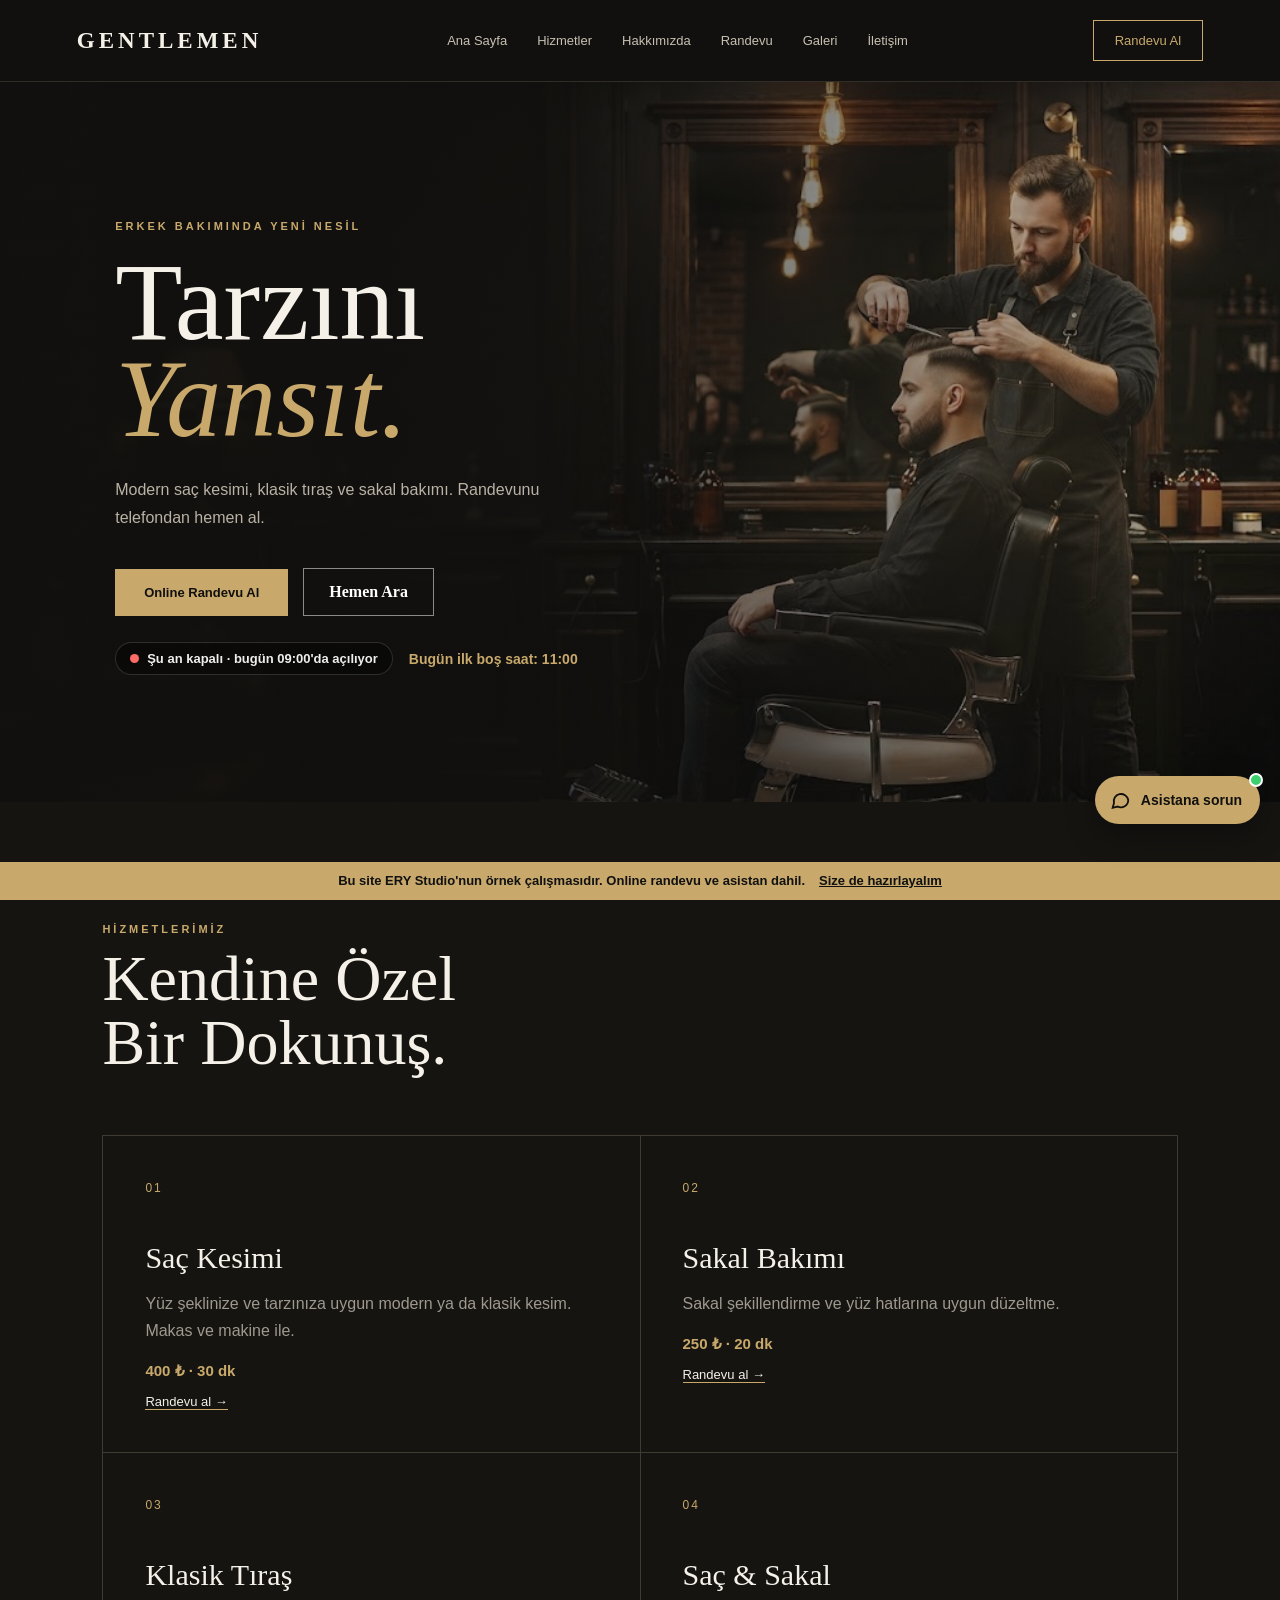
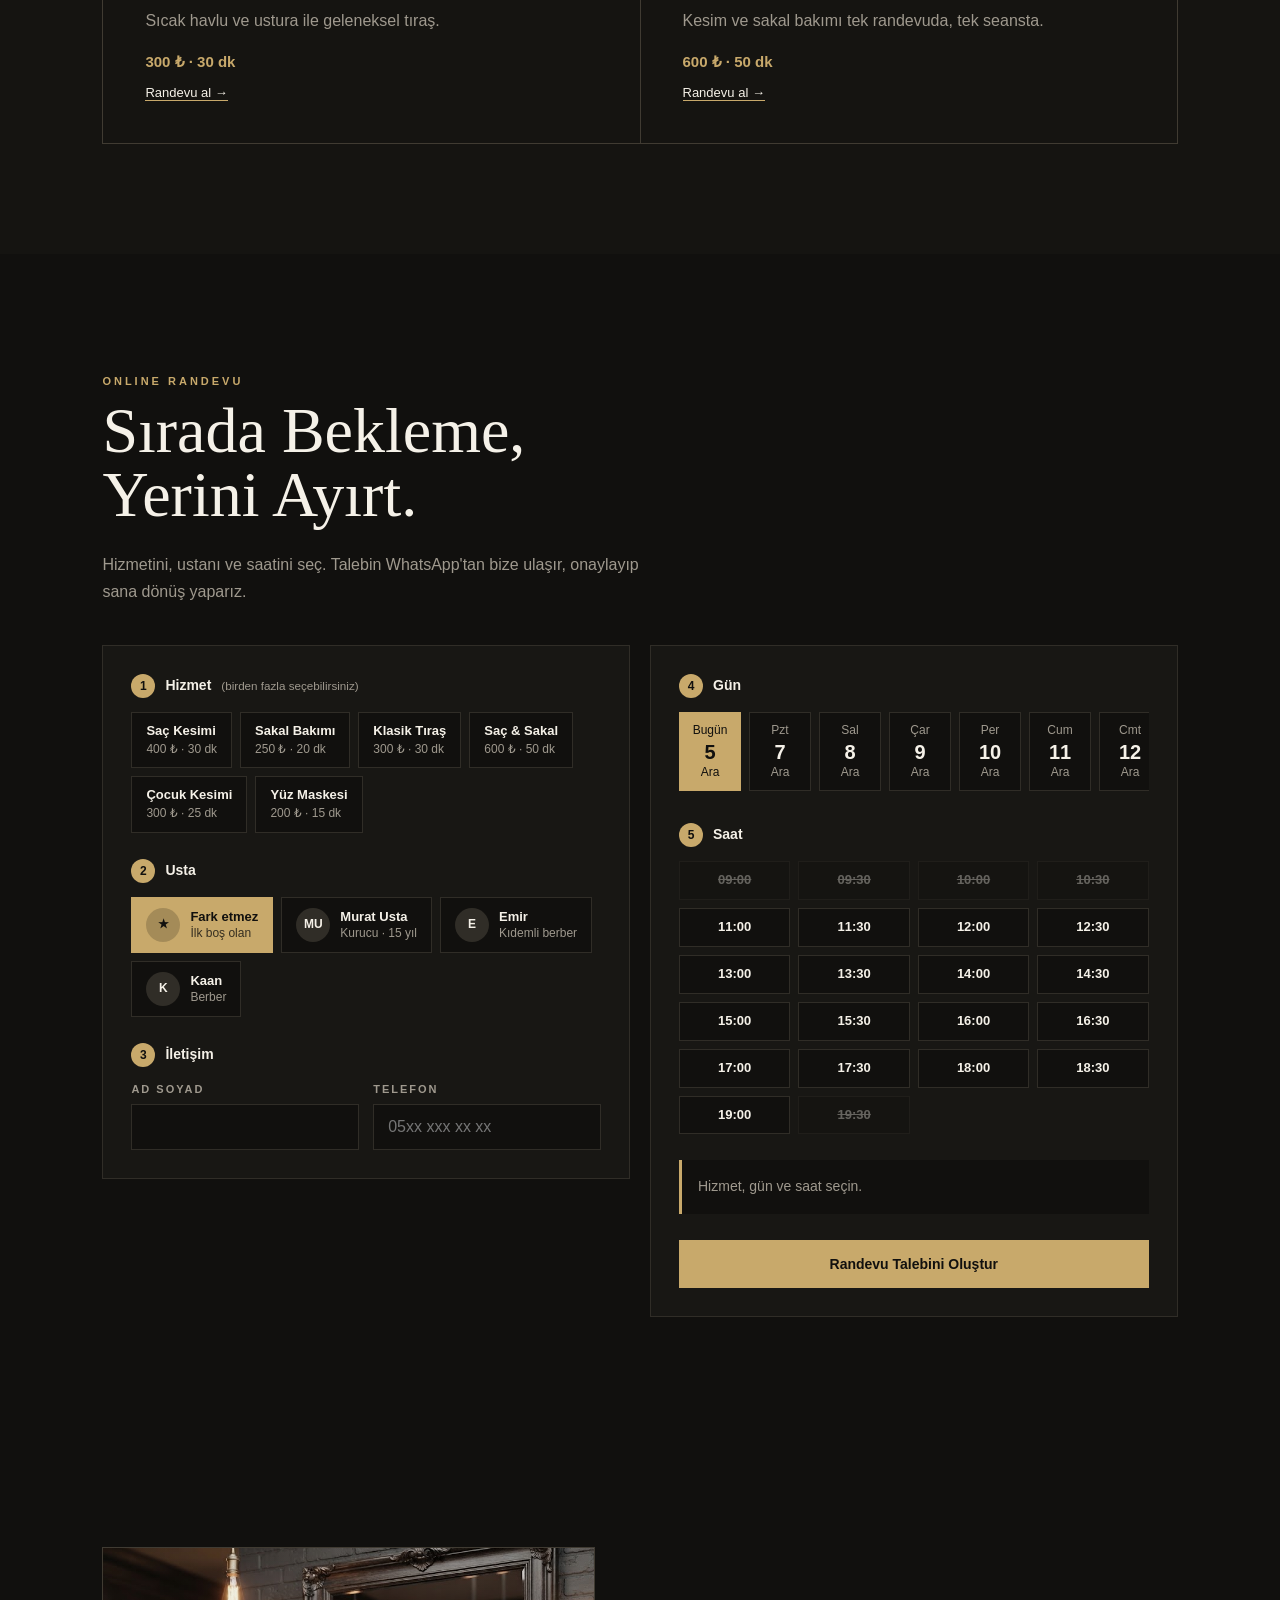
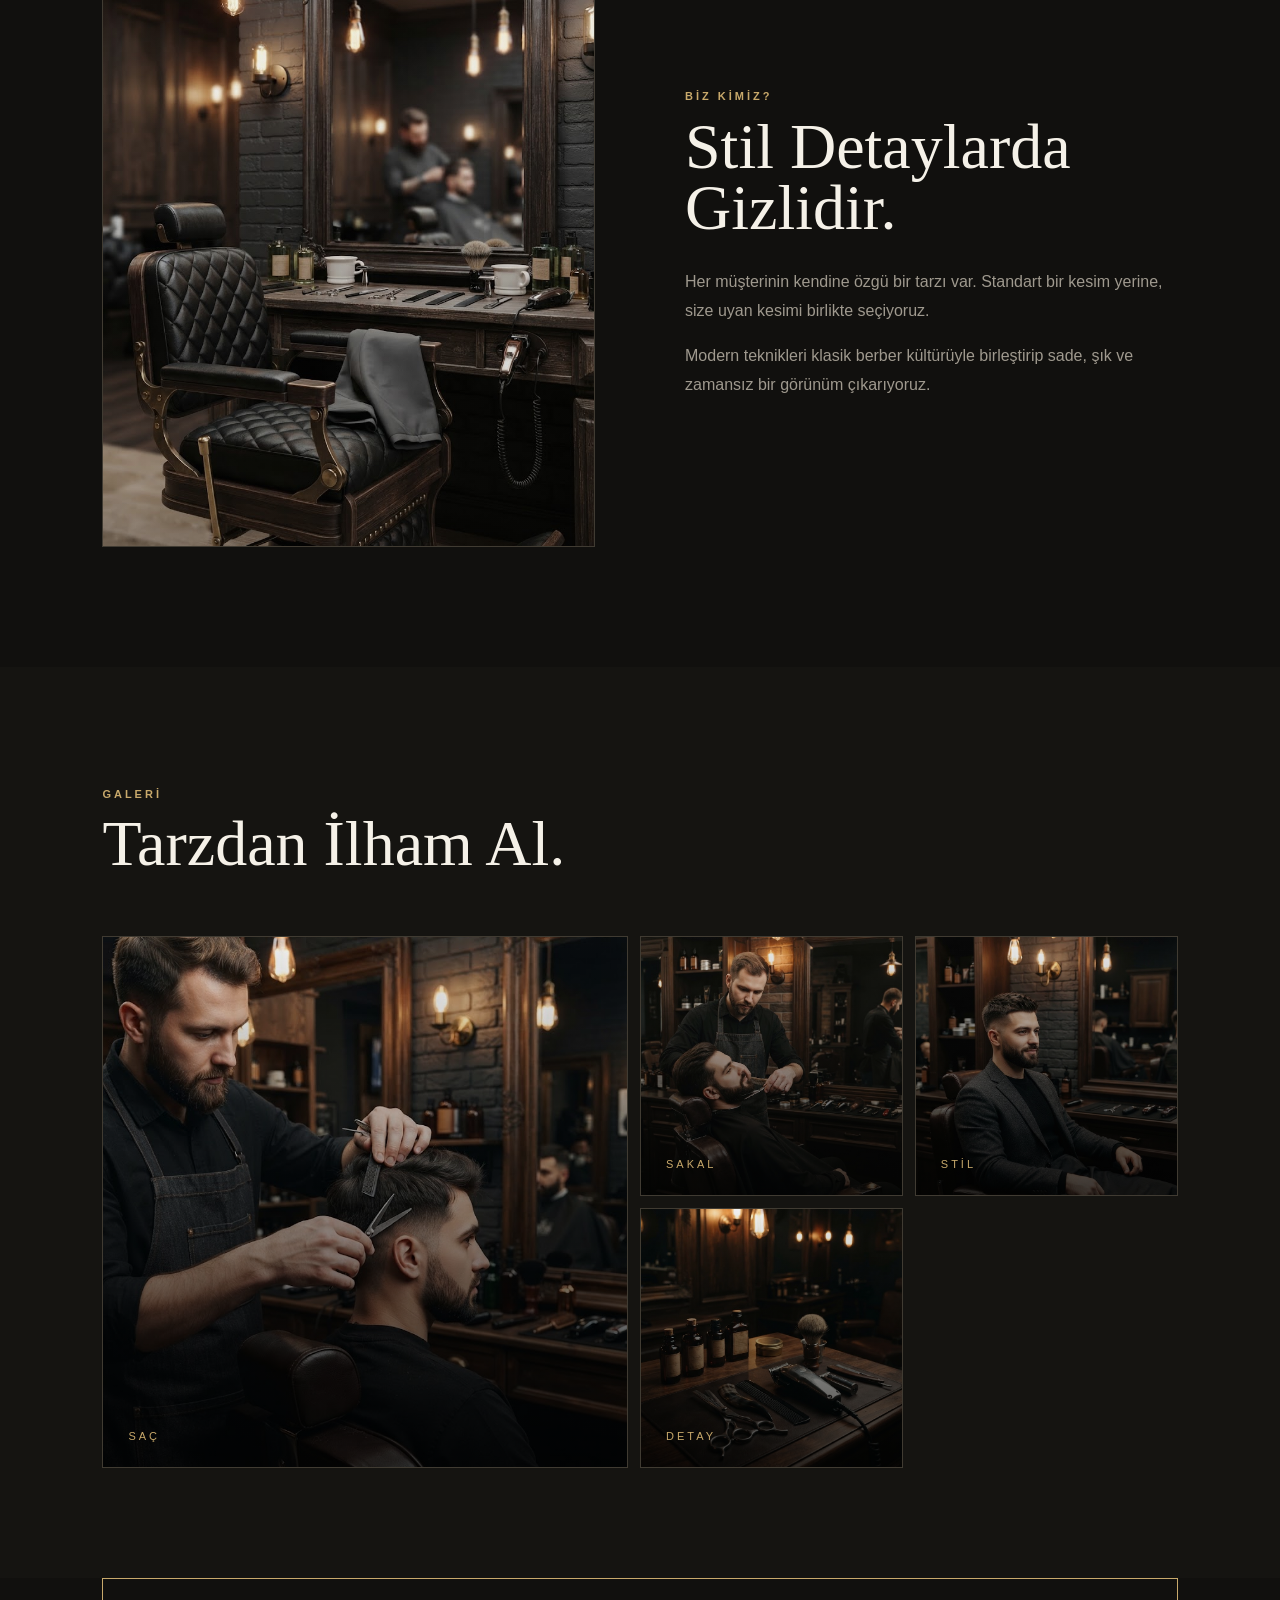
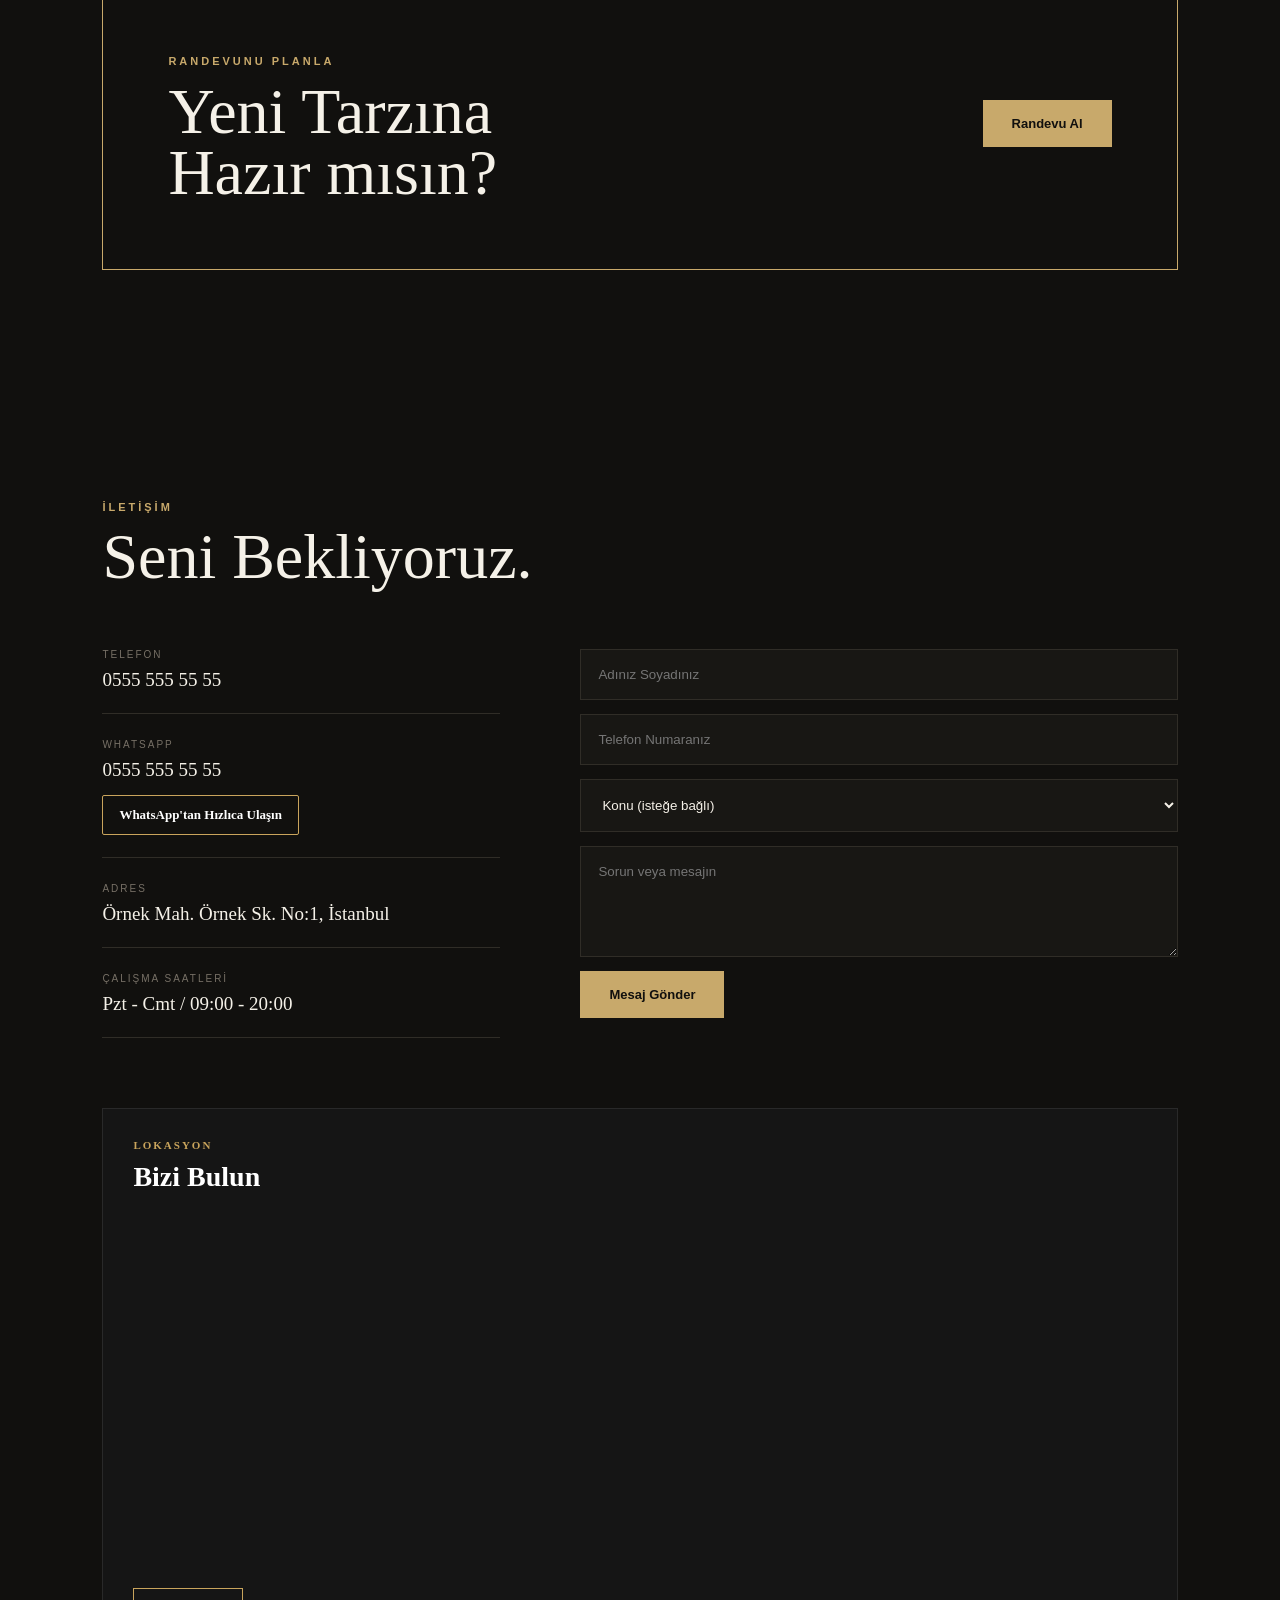
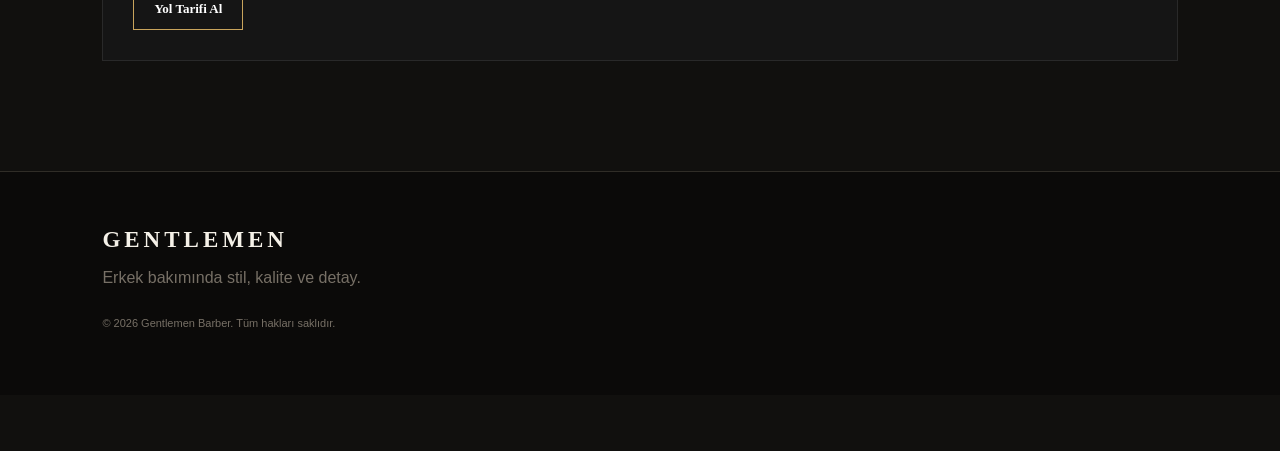
<file: index.html>
<!DOCTYPE html>
<html lang="tr">
<head>
<meta charset="UTF-8">
<meta name="viewport" content="width=device-width, initial-scale=1.0">
<meta name="description" content="Erkek berber hizmetleri. Saç kesimi, sakal bakımı, klasik tıraş ve saç &amp; sakal paketi.">
<title>Gentlemen Barber | Erkek Kuaförü</title>
<link rel="stylesheet" href="style.css">
<link rel="stylesheet" href="ery-kit.css">
<link rel="icon" type="image/jpeg" href="images/favicon.jpg">
<style>
  /* ERY Kit renkleri */
  :root { --k-panel:#181714; --k-field:#11100e; --k-line:#302d27; --k-text:#f5f1e8; --k-muted:#9f998e; --k-accent:#c8a96b; --k-on-accent:#11100e; --k-radius:0; --k-pill:0; }
  .booking-section { padding: 110px 8%; }
  .booking-lead { max-width: 560px; margin: -36px 0 40px; color: #9f998e; font-family: Arial, sans-serif; line-height: 1.7; }
  .hero-status { display: flex; flex-wrap: wrap; gap: 10px 16px; align-items: center; margin-top: 26px; font-family: Arial, sans-serif; }
  .hero-status [data-k-next] { color: #c8a96b; font-size: 14px; font-weight: bold; }
  .service-price { display: block; margin-top: 18px; color: #c8a96b; font-family: Arial, sans-serif; font-size: 15px; font-weight: bold; }
  .service-pick { display: inline-block; margin-top: 14px; color: #f5f1e8; font-family: Arial, sans-serif; font-size: 13px; border-bottom: 1px solid #c8a96b; }
  .service-pick:hover { color: #c8a96b; }
  @media (max-width: 600px) { .booking-section { padding: 80px 7%; } .booking-lead { margin: -30px 0 30px; } }
</style>
<script src="site.js" defer></script>
<script src="ery-kit.js" defer></script>
</head>

<body>

<!--
  MÜŞTERİYE TESLİM EDERKEN DEĞİŞTİRİLECEKLER:
  1) Telefon: 0555 555 55 55 / +905555555555 (tel, WhatsApp x2, hero "Hemen Ara")
  2) Adres, çalışma saatleri ve harita (iframe + "Yol Tarifi Al" linki)
  3) Form adresi (formsubmit.co/...) ve _next adresi
  4) Alttaki "örnek çalışma" şeridini (class="ery-demo") sil
-->

<header class="header">
    <a href="index.html" class="logo">GENTLEMEN</a>
    <nav>
        <a href="#anasayfa">Ana Sayfa</a>
        <a href="#hizmetler">Hizmetler</a>
        <a href="#hakkimizda">Hakkımızda</a>
        <a href="#randevu">Randevu</a>
        <a href="#galeri">Galeri</a>
        <a href="#iletisim">İletişim</a>
    </nav>
    <a href="#randevu" class="appointment-button">Randevu Al</a>
</header>

<main>

<section class="hero" id="anasayfa">
    <div class="hero-overlay"></div>
    <div class="hero-content">
        <p class="eyebrow">ERKEK BAKIMINDA YENİ NESİL</p>
        <h1>Tarzını<br><span>Yansıt.</span></h1>
        <p class="hero-text">Modern saç kesimi, klasik tıraş ve sakal bakımı. Randevunu telefondan hemen al.</p>
        <div class="hero-actions">
            <a href="#randevu" class="gold-button">Online Randevu Al</a>
            <a href="tel:+905555555555" class="ghost-button">Hemen Ara</a>
        </div>
        <div class="hero-status">
            <p data-k-open style="margin:0">Pzt - Cmt / 09:00 - 20:00</p>
            <p data-k-next style="margin:0"></p>
        </div>
    </div>
</section>

<section class="services" id="hizmetler">
    <div class="section-heading">
        <p class="section-label">HİZMETLERİMİZ</p>
        <h2>Kendine Özel<br>Bir Dokunuş.</h2>
    </div>
    <div class="service-grid">
        <article class="service-card">
            <span class="service-number">01</span>
            <h3>Saç Kesimi</h3>
            <p>Yüz şeklinize ve tarzınıza uygun modern ya da klasik kesim. Makas ve makine ile.</p>
            <span class="service-price">400 ₺ · 30 dk</span>
            <a class="service-pick" href="#randevu" data-k-pick="sac">Randevu al →</a>
        </article>
        <article class="service-card">
            <span class="service-number">02</span>
            <h3>Sakal Bakımı</h3>
            <p>Sakal şekillendirme ve yüz hatlarına uygun düzeltme.</p>
            <span class="service-price">250 ₺ · 20 dk</span>
            <a class="service-pick" href="#randevu" data-k-pick="sakal">Randevu al →</a>
        </article>
        <article class="service-card">
            <span class="service-number">03</span>
            <h3>Klasik Tıraş</h3>
            <p>Sıcak havlu ve ustura ile geleneksel tıraş.</p>
            <span class="service-price">300 ₺ · 30 dk</span>
            <a class="service-pick" href="#randevu" data-k-pick="tiras">Randevu al →</a>
        </article>
        <article class="service-card">
            <span class="service-number">04</span>
            <h3>Saç &amp; Sakal</h3>
            <p>Kesim ve sakal bakımı tek randevuda, tek seansta.</p>
            <span class="service-price">600 ₺ · 50 dk</span>
            <a class="service-pick" href="#randevu" data-k-pick="paket">Randevu al →</a>
        </article>
    </div>
</section>

<section class="booking-section" id="randevu">
    <div class="section-heading">
        <p class="section-label">ONLINE RANDEVU</p>
        <h2>Sırada Bekleme,<br>Yerini Ayırt.</h2>
    </div>
    <p class="booking-lead">Hizmetini, ustanı ve saatini seç. Talebin WhatsApp'tan bize ulaşır, onaylayıp sana dönüş yaparız.</p>
    <div data-k-booking></div>
</section>

<section class="about" id="hakkimizda">
    <div class="about-image"></div>
    <div class="about-content">
        <p class="section-label">BİZ KİMİZ?</p>
        <h2>Stil Detaylarda<br>Gizlidir.</h2>
        <p>Her müşterinin kendine özgü bir tarzı var. Standart bir kesim yerine, size uyan kesimi birlikte seçiyoruz.</p>
        <p>Modern teknikleri klasik berber kültürüyle birleştirip sade, şık ve zamansız bir görünüm çıkarıyoruz.</p>
    </div>
</section>

<section class="gallery" id="galeri">
    <div class="section-heading">
        <p class="section-label">GALERİ</p>
        <h2>Tarzdan İlham Al.</h2>
    </div>
    <div class="gallery-grid">
        <div class="gallery-item gallery-item-large" role="img" aria-label="Saç kesimi örneği" style="background-image: url('images/sac.jpg');"><span>SAÇ</span></div>
        <div class="gallery-item" role="img" aria-label="Sakal bakımı örneği" style="background-image: url('images/sakal.jpg');"><span>SAKAL</span></div>
        <div class="gallery-item" role="img" aria-label="Stil örneği" style="background-image: url('images/stil.jpg');"><span>STİL</span></div>
        <div class="gallery-item" role="img" aria-label="Detay örneği" style="background-image: url('images/detay.jpg');"><span>DETAY</span></div>
    </div>
</section>

<section class="cta">
    <div>
        <p class="section-label">RANDEVUNU PLANLA</p>
        <h2>Yeni Tarzına<br>Hazır mısın?</h2>
    </div>
    <a href="#randevu" class="gold-button">Randevu Al</a>
</section>

<section class="contact" id="iletisim">
    <div class="section-heading">
        <p class="section-label">İLETİŞİM</p>
        <h2>Seni Bekliyoruz.</h2>
    </div>

    <div class="contact-grid">
        <div class="contact-info">
            <div class="contact-item">
                <span>TELEFON</span>
                <strong><a href="tel:+905555555555">0555 555 55 55</a></strong>
            </div>
            <div class="contact-item">
                <span>WHATSAPP</span>
                <strong><a href="https://wa.me/905555555555" target="_blank" rel="noopener">0555 555 55 55</a></strong>
                <a href="https://wa.me/905555555555" target="_blank" rel="noopener" class="whatsapp-button">WhatsApp'tan Hızlıca Ulaşın</a>
            </div>
            <div class="contact-item">
                <span>ADRES</span>
                <strong>Örnek Mah. Örnek Sk. No:1, İstanbul</strong>
            </div>
            <div class="contact-item">
                <span>ÇALIŞMA SAATLERİ</span>
                <strong>Pzt - Cmt / 09:00 - 20:00</strong>
            </div>
        </div>

        <!-- Örnek form: mesajlar ERY Studio'ya düşer. Müşteriye teslimde adresi değiştir. -->
        <form class="contact-form" action="https://formsubmit.co/iletisim@erystudio.com" method="POST">
            <input type="hidden" name="_subject" value="Gentlemen Barber ÖRNEK SİTE - Form Denemesi">
            <input type="hidden" name="_template" value="table">
            <input type="hidden" name="_captcha" value="false">
            <input type="hidden" name="_next" value="https://emreryurek.github.io/berber/tesekkurler.html">
            <input type="text" name="_honey" style="display:none" tabindex="-1" autocomplete="off">

            <input type="text" name="name" placeholder="Adınız Soyadınız" autocomplete="name" required>
            <input type="tel" name="phone" placeholder="Telefon Numaranız" autocomplete="tel" required>

            <select name="service">
                <option value="">Konu (isteğe bağlı)</option>
                <option value="Saç Kesimi">Saç Kesimi</option>
                <option value="Sakal Bakımı">Sakal Bakımı</option>
                <option value="Klasik Tıraş">Klasik Tıraş</option>
                <option value="Saç ve Sakal">Saç &amp; Sakal</option>
            </select>

            <textarea name="message" rows="5" placeholder="Sorun veya mesajın"></textarea>

            <button type="submit" class="gold-button">Mesaj Gönder</button>
        </form>
    </div>

    <div class="map-box">
        <div class="map-title">
            <span>LOKASYON</span>
            <h3>Bizi Bulun</h3>
        </div>
        <iframe src="https://www.google.com/maps?q=Istanbul%2C%20Turkey&output=embed" title="Gentlemen Barber konum haritası" loading="lazy" allowfullscreen referrerpolicy="no-referrer-when-downgrade"></iframe>
        <a href="https://www.google.com/maps/search/?api=1&query=Istanbul%2C%20Turkey" target="_blank" rel="noopener" class="map-button">Yol Tarifi Al</a>
    </div>
</section>

</main>

<footer>
    <div class="footer-logo">GENTLEMEN</div>
    <p>Erkek bakımında stil, kalite ve detay.</p>
    <p class="copyright">© 2026 Gentlemen Barber. Tüm hakları saklıdır.</p>
</footer>

<div class="ery-demo">
    <span>Bu site ERY Studio'nun örnek çalışmasıdır. Online randevu ve asistan dahil.</span>
    <a href="https://wa.me/905325023600?text=Merhaba%2C%20berber%20%C3%B6rne%C4%9Fini%20g%C3%B6rd%C3%BCm%2C%20bana%20da%20site%20istiyorum." target="_blank" rel="noopener">Size de hazırlayalım</a>
</div>

</body>
</html>
</file>
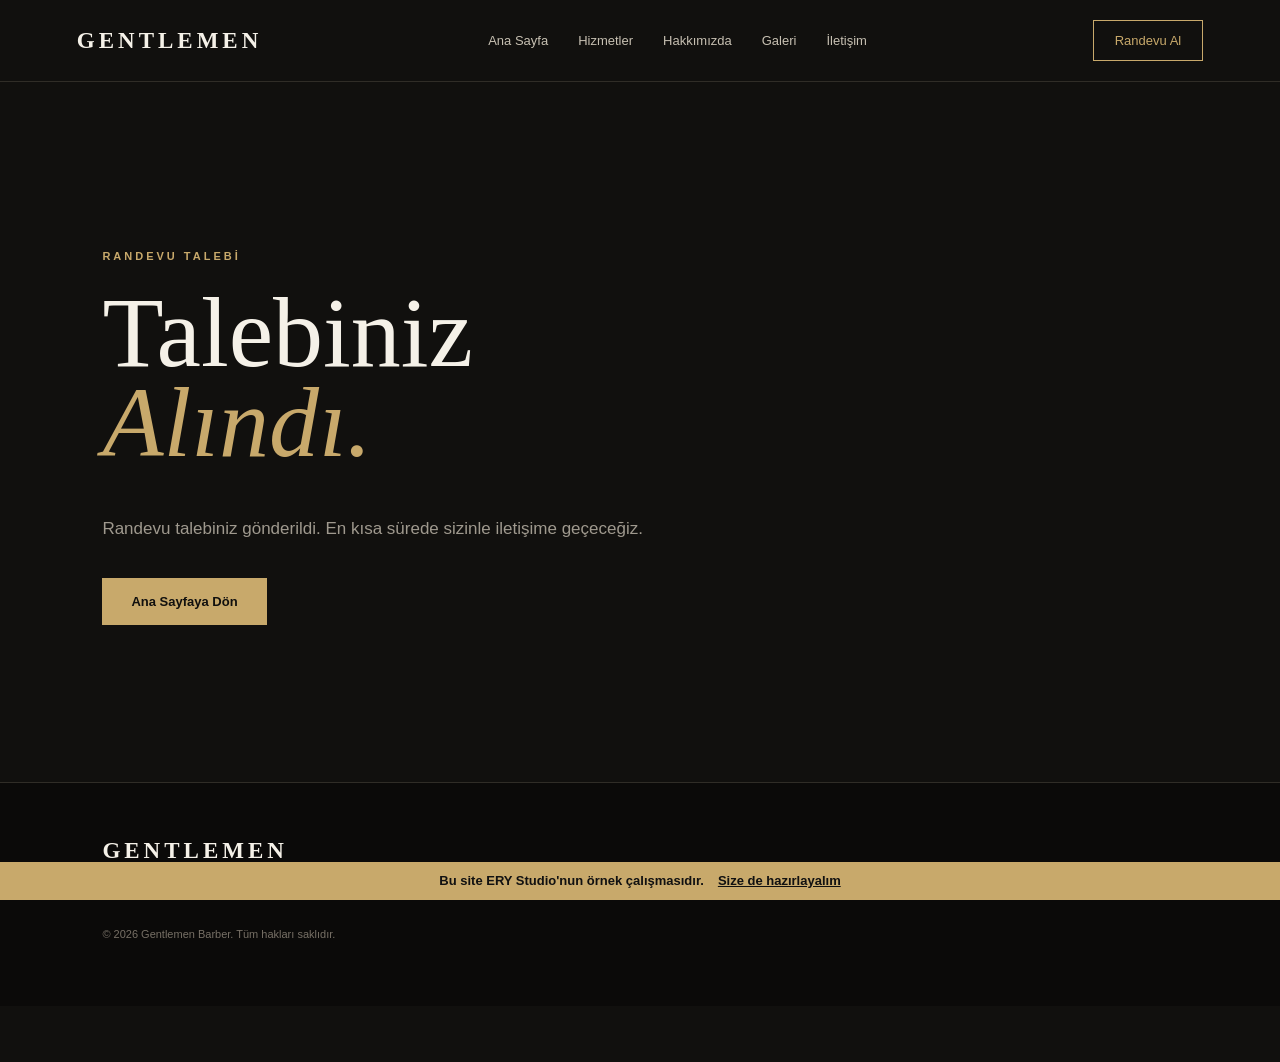
<file: tesekkurler.html>
<!DOCTYPE html>
<html lang="tr">
<head>
<meta charset="UTF-8">
<meta name="viewport" content="width=device-width, initial-scale=1.0">
<meta name="robots" content="noindex">
<title>Teşekkürler | Gentlemen Barber</title>
<link rel="stylesheet" href="style.css">
<link rel="icon" type="image/jpeg" href="images/favicon.jpg">
</head>
<body>

<header class="header">
    <a href="index.html" class="logo">GENTLEMEN</a>
    <nav>
        <a href="index.html#anasayfa">Ana Sayfa</a>
        <a href="index.html#hizmetler">Hizmetler</a>
        <a href="index.html#hakkimizda">Hakkımızda</a>
        <a href="index.html#galeri">Galeri</a>
        <a href="index.html#iletisim">İletişim</a>
    </nav>
    <a href="index.html#iletisim" class="appointment-button">Randevu Al</a>
</header>

<main>
    <section class="thanks">
        <p class="section-label">RANDEVU TALEBİ</p>
        <h1>Talebiniz<br><span>Alındı.</span></h1>
        <p>Randevu talebiniz gönderildi. En kısa sürede sizinle iletişime geçeceğiz.</p>
        <a href="index.html" class="gold-button">Ana Sayfaya Dön</a>
    </section>
</main>

<footer>
    <div class="footer-logo">GENTLEMEN</div>
    <p>Erkek bakımında stil, kalite ve detay.</p>
    <p class="copyright">© 2026 Gentlemen Barber. Tüm hakları saklıdır.</p>
</footer>

<div class="ery-demo">
    <span>Bu site ERY Studio'nun örnek çalışmasıdır.</span>
    <a href="https://wa.me/905325023600?text=Merhaba%2C%20berber%20%C3%B6rne%C4%9Fini%20g%C3%B6rd%C3%BCm%2C%20bana%20da%20site%20istiyorum." target="_blank" rel="noopener">Size de hazırlayalım</a>
</div>

</body>
</html>
</file>
<file: style.css>
/* ========================================
   GENEL
======================================== */

* {
    box-sizing: border-box;
}

html {
    scroll-behavior: smooth;
}

body {
    margin: 0;
    background: #11100e;
    color: #f5f1e8;
    font-family: Georgia, "Times New Roman", serif;
}

a {
    color: inherit;
    text-decoration: none;
}


/* ========================================
   HEADER
======================================== */

.header {
    height: 82px;
    padding: 0 6%;

    display: flex;
    align-items: center;
    justify-content: space-between;

    background: #11100e;

    border-bottom: 1px solid #302d27;

    position: sticky;
    top: 0;
    z-index: 100;
}

.logo,
.footer-logo {
    font-size: 23px;
    letter-spacing: 4px;
    font-weight: bold;
}

.header nav {
    display: flex;
    gap: 30px;
}

.header nav a {
    color: #c7c0b2;
    font-family: Arial, sans-serif;
    font-size: 13px;

    transition: 0.3s;
}

.header nav a:hover {
    color: #c8a96b;
}

.appointment-button {
    padding: 12px 21px;

    border: 1px solid #c8a96b;

    color: #c8a96b;

    font-family: Arial, sans-serif;
    font-size: 13px;

    transition: 0.3s;
}

.appointment-button:hover {
    background: #c8a96b;
    color: #11100e;
}


/* ========================================
   HERO
======================================== */

.hero {
    min-height: 720px;

    display: flex;
    align-items: center;

    padding: 80px 9%;

    background-image:
        linear-gradient(
            90deg,
            rgba(17, 16, 14, 0.98) 0%,
            rgba(17, 16, 14, 0.90) 32%,
            rgba(17, 16, 14, 0.45) 68%,
            rgba(17, 16, 14, 0.15) 100%
        ),
        url("images/hero.jpg");

    background-size: cover;
    background-position: center;
    background-repeat: no-repeat;

    position: relative;
}

.hero-overlay {
    position: absolute;
    inset: 0;

    background:
        radial-gradient(
            circle at 80% 50%,
            rgba(200, 169, 107, 0.10),
            transparent 35%
        );

    pointer-events: none;
}

.hero-content {
    max-width: 620px;

    position: relative;
    z-index: 2;
}

.eyebrow,
.section-label {
    color: #c8a96b;

    font-family: Arial, sans-serif;
    font-size: 11px;
    font-weight: bold;

    letter-spacing: 3px;
}

.eyebrow {
    margin-bottom: 22px;
}

.hero h1 {
    margin: 0 0 28px;

    font-size: clamp(65px, 9vw, 110px);
    line-height: 0.88;

    font-weight: normal;
}

.hero h1 span {
    color: #c8a96b;
    font-style: italic;
}

.hero-text {
    max-width: 500px;

    color: #b9b2a5;

    font-family: Arial, sans-serif;
    font-size: 16px;
    line-height: 1.8;

    margin-bottom: 35px;
}


/* ========================================
   BUTON
======================================== */

.gold-button {
    display: inline-block;

    padding: 15px 28px;

    background: #c8a96b;
    color: #11100e;

    border: 1px solid #c8a96b;

    font-family: Arial, sans-serif;
    font-size: 13px;
    font-weight: bold;

    transition: 0.3s;
}

.gold-button:hover {
    background: transparent;
    color: #c8a96b;
}


/* ========================================
   BÖLÜMLER
======================================== */

.services,
.gallery,
.contact {
    padding: 110px 8%;
}

.section-heading {
    margin-bottom: 60px;
}

.section-heading h2 {
    margin: 12px 0 0;

    font-size: clamp(42px, 5vw, 65px);
    line-height: 1;
    font-weight: normal;
}


/* ========================================
   HİZMETLER
======================================== */

.services {
    background: #151411;
}

.service-grid {
    display: grid;

    grid-template-columns: repeat(2, 1fr);

    gap: 1px;

    background: #403b32;

    border: 1px solid #403b32;
}

.service-card {
    min-height: 280px;

    padding: 42px;

    background: #151411;

    transition: 0.3s;
}

.service-card:hover {
    background: #1c1915;
}

.service-number {
    color: #c8a96b;

    font-family: Arial, sans-serif;
    font-size: 12px;
    letter-spacing: 2px;
}

.service-card h3 {
    margin: 45px 0 15px;

    font-size: 30px;
    font-weight: normal;
}

.service-card p {
    margin: 0;

    max-width: 450px;

    color: #9f998e;

    font-family: Arial, sans-serif;
    line-height: 1.7;
}


/* ========================================
   HAKKIMIZDA
======================================== */

.about {
    padding: 120px 8%;

    display: grid;

    grid-template-columns: 1fr 1fr;

    gap: 90px;

    align-items: center;
}

.about-image {
    min-height: 600px;

    background-image:
        linear-gradient(
            0deg,
            rgba(17, 16, 14, 0.15),
            rgba(17, 16, 14, 0.05)
        ),
        url("images/about.jpg");

    background-size: cover;
    background-position: center;
    background-repeat: no-repeat;

    border: 1px solid #403b32;
}

.image-placeholder {
    color: #c8a96b;

    font-size: 34px;

    letter-spacing: 8px;

    opacity: 0.5;
}

.about-content h2 {
    margin: 15px 0 30px;

    font-size: clamp(45px, 5vw, 68px);
    line-height: 0.95;
    font-weight: normal;
}

.about-content p:not(.section-label) {
    max-width: 550px;

    color: #9f998e;

    font-family: Arial, sans-serif;

    line-height: 1.8;
}


/* ========================================
   GALERİ
======================================== */

.gallery {
    background: #151411;
}

.gallery-grid {
    display: grid;

    grid-template-columns: 2fr 1fr 1fr;

    grid-template-rows: 260px 260px;

    gap: 12px;
}

.gallery-item {
    background-size: cover;
    background-position: center;
    background-repeat: no-repeat;

    border: 1px solid #403b32;

    display: flex;
    align-items: flex-end;

    padding: 25px;

    position: relative;
    overflow: hidden;

    transition: 0.3s;
}

.gallery-item:hover {
    border-color: #c8a96b;
}

.gallery-item::before {
    content: "";

    position: absolute;
    inset: 0;

    background: linear-gradient(
        to top,
        rgba(0, 0, 0, 0.75),
        rgba(0, 0, 0, 0.05)
    );
}

.gallery-item span {
    position: relative;
    z-index: 2;

    color: #c8a96b;

    font-family: Arial, sans-serif;
    font-size: 11px;
    letter-spacing: 3px;
}

.gallery-item-large {
    grid-row: span 2;
}


/* ========================================
   CTA
======================================== */

.cta {
    margin: 0 8% 110px;

    padding: 65px;

    border: 1px solid #c8a96b;

    display: flex;
    align-items: center;
    justify-content: space-between;

    gap: 30px;
}

.cta h2 {
    margin: 15px 0 0;

    font-size: clamp(40px, 5vw, 65px);
    line-height: 0.95;
    font-weight: normal;
}


/* ========================================
   İLETİŞİM
======================================== */

.contact {
    background: #11100e;
}

.contact-grid {
    display: grid;

    grid-template-columns: 0.8fr 1.2fr;

    gap: 80px;
}

.contact-info {
    display: flex;
    flex-direction: column;
    gap: 25px;
}

.contact-item {
    padding-bottom: 22px;

    border-bottom: 1px solid #302d27;
}

.contact-item span {
    display: block;

    color: #777066;

    font-family: Arial, sans-serif;
    font-size: 10px;
    letter-spacing: 2px;

    margin-bottom: 9px;
}

.contact-item strong {
    font-size: 19px;
    font-weight: normal;
}


/* ========================================
   FORM
======================================== */

.contact-form {
    display: flex;
    flex-direction: column;

    gap: 14px;
}

.contact-form input,
.contact-form select,
.contact-form textarea {
    width: 100%;

    padding: 17px;

    background: #181714;

    border: 1px solid #302d27;

    color: #f5f1e8;

    font-family: Arial, sans-serif;

    outline: none;
}

.contact-form input:focus,
.contact-form select:focus,
.contact-form textarea:focus {
    border-color: #c8a96b;
}

.contact-form textarea {
    resize: vertical;
}

.contact-form button {
    cursor: pointer;

    align-self: flex-start;
}


/* ========================================
   FOOTER
======================================== */

footer {
    padding: 55px 8%;

    background: #0b0a09;

    border-top: 1px solid #302d27;
}

.footer-logo {
    margin-bottom: 15px;
}

footer p {
    color: #777066;

    font-family: Arial, sans-serif;
}

.copyright {
    margin-top: 30px;

    font-size: 11px;
}


/* ========================================
   MOBİL
======================================== */

@media (max-width: 900px) {

    .header {
        padding: 0 5%;
    }

    .header nav {
        display: none;
    }

    .appointment-button {
        padding: 10px 15px;
    }

    .hero {
        min-height: 650px;
        padding: 70px 7%;
    }

    .hero h1 {
        font-size: 70px;
    }

    .service-grid {
        grid-template-columns: 1fr;
    }

    .about {
        grid-template-columns: 1fr;
        gap: 50px;
    }

    .about-image {
        min-height: 450px;
    }

    .contact-grid {
        grid-template-columns: 1fr;
        gap: 50px;
    }

    .gallery-grid {
        grid-template-columns: 1fr 1fr;
        grid-template-rows: 250px 250px;
    }

    .gallery-item-large {
        grid-row: span 2;
    }

    .cta {
        margin-left: 5%;
        margin-right: 5%;

        padding: 45px;

        flex-direction: column;
        align-items: flex-start;
    }

}


@media (max-width: 600px) {

    .header {
        height: 70px;
    }

    .logo {
        font-size: 18px;
        letter-spacing: 3px;
    }

    .appointment-button {
        font-size: 11px;
        padding: 9px 12px;
    }

    .hero {
        min-height: 0;
        align-items: flex-start;
        padding: 34px 7% 44px;
    }

    .eyebrow {
        margin: 0 0 14px;
        font-size: 10px;
        letter-spacing: 2px;
    }

    .hero h1 {
        font-size: clamp(44px, 13vw, 54px);
        margin-bottom: 16px;
    }

    .hero-text {
        font-size: 15px;
        line-height: 1.6;
        margin-bottom: 22px;
    }

    .services,
    .gallery,
    .contact {
        padding: 80px 7%;
    }

    .section-heading h2 {
        font-size: 44px;
    }

    .service-card {
        padding: 32px;
        min-height: 240px;
    }

    .service-card h3 {
        margin-top: 35px;
    }

    .about {
        padding: 80px 7%;
    }

    .about-image {
        min-height: 330px;
    }

    .about-content h2 {
        font-size: 46px;
    }

    .gallery-grid {
        grid-template-columns: 1fr;
        grid-template-rows: repeat(4, 230px);
    }

    .gallery-item-large {
        grid-row: span 1;
    }

    .cta {
        margin: 0 7% 80px;
        padding: 35px;
    }

    .cta h2 {
        font-size: 42px;
    }
   .map-box {
        margin-top: 50px;
        padding: 20px;
    }

    .map-box iframe {
        height: 300px;
    }

    .map-title h3 {
        font-size: 24px;
    }

    .map-button {
        width: 100%;
        text-align: center;
    }

}
.contact-item a {
    color: inherit;
    text-decoration: none;
    transition: 0.3s;
}

.contact-item a:hover {
    color: #c8a96b;
}
/* ========================================
   TEŞEKKÜR SAYFASI
======================================== */

.thanks {
    min-height: calc(100vh - 200px);

    display: flex;
    flex-direction: column;
    justify-content: center;
    align-items: flex-start;

    padding: 100px 8%;
}

.thanks h1 {
    margin: 15px 0 30px;

    font-size: clamp(60px, 8vw, 100px);
    line-height: 0.9;

    font-weight: normal;
}

.thanks h1 span {
    color: #c8a96b;
    font-style: italic;
}

.thanks > p:not(.section-label) {
    max-width: 550px;

    color: #9f998e;

    font-family: Arial, sans-serif;

    font-size: 17px;
    line-height: 1.7;

    margin-bottom: 35px;
}
/* ========================================
   GOOGLE MAPS
======================================== */

.map-box {
    margin-top: 70px;
    padding: 30px;
    background: #151515;
    border: 1px solid #292929;
}

.map-title {
    margin-bottom: 25px;
}

.map-title span {
    display: block;
    color: #c9a45c;
    font-size: 11px;
    font-weight: bold;
    letter-spacing: 2px;
    margin-bottom: 10px;
}

.map-title h3 {
    margin: 0;
    color: #ffffff;
    font-size: 28px;
}

.map-box iframe {
    display: block;
    width: 100%;
    height: 350px;
    border: 0;
}

.map-button {
    display: inline-block;
    margin-top: 20px;
    padding: 12px 20px;
    background: transparent;
    border: 1px solid #c9a45c;
    color: #ffffff;
    font-size: 13px;
    font-weight: bold;
    text-decoration: none;
    transition: background-color 0.2s ease;
}

.map-button:hover {
    background: #1c1c1c;
    color: #c9a45c;
}
/* ========================================
   WHATSAPP BUTONU
======================================== */

.whatsapp-button {
    display: block;
    width: fit-content;
    margin-top: 14px;
    padding: 11px 16px;
    background: transparent;
    border: 1px solid #c9a45c;
    color: #ffffff !important;
    font-size: 13px;
    font-weight: bold;
    text-decoration: none;
    border-radius: 2px;
    transition: background-color 0.15s ease;
}

.whatsapp-button:hover {
    background: #1c1c1c;
    border-color: #c9a45c;
    color: #ffffff !important;
    transform: none;
}

/* ek.css - style.css'in ÜSTÜNE eklenir, mevcut tasarıma dokunmaz */

/* Örnek çalışma şeridi (müşteriye teslimde index.html'den sil) */
.ery-demo {
    position: fixed; left: 0; right: 0; bottom: 0; z-index: 2000;
    display: flex; justify-content: center; align-items: center; flex-wrap: wrap;
    gap: 6px 14px; padding: 10px 16px;
    background: #c8a96b; color: #111;
    font: bold 13px/1.4 Arial, sans-serif; text-align: center;
}
.ery-demo a { color: #111; text-decoration: underline; white-space: nowrap; }
body { padding-bottom: 56px; }

/* Hero: iki buton yan yana, telefonda alt alta */
.hero-actions { display: flex; gap: 15px; flex-wrap: wrap; align-items: center; }
.ghost-button {
    display: inline-block; padding: 14px 25px;
    border: 1px solid #8a8a8a; color: #fff; background: transparent;
    font-weight: bold; text-align: center; text-decoration: none;
}
.ghost-button:hover { border-color: #c8a96b; color: #c8a96b; }

@media (max-width: 600px) {
    .hero-actions { flex-direction: column; align-items: stretch; gap: 10px; }
    .hero-actions .gold-button, .hero-actions .ghost-button { width: 100%; text-align: center; padding: 14px 20px; }
    .ery-demo { padding: 7px 12px; font-size: 12px; gap: 2px 10px; }
    body { padding-bottom: 60px; }
}

a:focus-visible, button:focus-visible, input:focus-visible,
select:focus-visible, textarea:focus-visible {
    outline: 2px solid #fff; outline-offset: 2px;
}

/* Mobilde menü gizli olduğu için hızlı erişim ve form düzeni */
.contact-form button { align-self: stretch; }
@media (min-width: 601px) { .contact-form button { align-self: flex-start; } }
@media (max-width: 900px) {
    .header { gap: 12px; }
    .hero-text { line-height: 1.7; }
}
.contact-item a:focus-visible, .map-button:focus-visible { outline-color: #c8a96b; }
</file>
<file: ery-kit.css>
/* ========================================
   ERY KIT - ery-kit.css
   Randevu, sipariş, sadakat kartı, açık/kapalı ve asistan.
   Renkler sitenin site.js / <style> içindeki --k-* değişkenlerinden gelir.
======================================== */

:root {
    --k-panel: #181818;
    --k-field: #101010;
    --k-line: #2f2f2f;
    --k-text: #ffffff;
    --k-muted: #a8a8a8;
    --k-accent: #c8a96b;
    --k-on-accent: #111111;
    --k-radius: 4px;
    --k-pill: 3px;
    --k-font: Arial, Helvetica, sans-serif;
    --k-good: #3ccf6e;
    --k-bad: #ff6b66;
    --k-shadow: 0 20px 60px rgba(0, 0, 0, .55);
}

[hidden] { display: none !important; }

.k, .k * { box-sizing: border-box; }
.k { font-family: var(--k-font); color: var(--k-text); line-height: 1.55; }

.k-grid { display: grid; grid-template-columns: 1fr 1fr; gap: 20px; align-items: start; }
.k-grid > *, .k-panel > * { min-width: 0; }

.k-panel {
    display: flex;
    flex-direction: column;
    gap: 26px;
    padding: 28px;
    background: var(--k-panel);
    border: 1px solid var(--k-line);
    border-radius: var(--k-radius);
}

.k-step {
    display: flex;
    align-items: center;
    gap: 10px;
    margin: 0 0 14px;
    font-size: 14px;
    font-weight: bold;
}

.k-step b {
    display: inline-grid;
    place-items: center;
    flex: none;
    width: 24px; height: 24px;
    background: var(--k-accent);
    color: var(--k-on-accent);
    border-radius: 50%;
    font-size: 12px;
}

.k-step small { color: var(--k-muted); font-weight: normal; }

.k-row { display: grid; grid-template-columns: 1fr 1fr; gap: 14px; }

.k-field { display: flex; flex-direction: column; gap: 6px; }

.k-field label {
    color: var(--k-muted);
    font-size: 11px;
    font-weight: bold;
    letter-spacing: 2px;
    text-transform: uppercase;
}

.k-field input, .k-field select, .k-field textarea {
    width: 100%;
    padding: 13px 14px;
    background: var(--k-field);
    color: var(--k-text);
    border: 1px solid var(--k-line);
    border-radius: var(--k-pill);
    font: 16px var(--k-font);
}

.k-field input:focus, .k-field select:focus, .k-field textarea:focus { border-color: var(--k-accent); outline: none; }

/* seçim kartları */

.k-opts { display: flex; flex-wrap: wrap; gap: 8px; }

.k-opt {
    display: inline-flex;
    flex-direction: column;
    align-items: flex-start;
    gap: 2px;
    padding: 10px 14px;
    background: var(--k-field);
    color: var(--k-text);
    border: 1px solid var(--k-line);
    border-radius: var(--k-pill);
    font: bold 13px/1.3 var(--k-font);
    text-align: left;
    cursor: pointer;
    transition: border-color .2s, background .2s;
}

.k-opt small { color: var(--k-muted); font-weight: normal; font-size: 12px; }
.k-opt:hover { border-color: var(--k-muted); }
.k-opt[aria-pressed="true"] { background: var(--k-accent); border-color: var(--k-accent); color: var(--k-on-accent); }
.k-opt[aria-pressed="true"] small { color: var(--k-on-accent); opacity: .8; }
.k-opt:disabled { opacity: .35; cursor: not-allowed; text-decoration: line-through; }

.k-staff .k-opt { flex-direction: row; align-items: center; gap: 10px; }
.k-av {
    display: grid;
    place-items: center;
    flex: none;
    width: 34px; height: 34px;
    background: var(--k-line);
    border-radius: 50%;
    font-size: 12px;
}
.k-opt[aria-pressed="true"] .k-av { background: rgba(0,0,0,.18); }

.k-days { display: flex; gap: 8px; overflow-x: auto; padding-bottom: 6px; scrollbar-width: thin; }

.k-day {
    flex: 0 0 auto;
    width: 62px;
    padding: 10px 0;
    background: var(--k-field);
    color: var(--k-muted);
    border: 1px solid var(--k-line);
    border-radius: var(--k-pill);
    font: 12px/1.3 var(--k-font);
    text-align: center;
    cursor: pointer;
}

.k-day strong { display: block; color: var(--k-text); font-size: 20px; }
.k-day[aria-pressed="true"] { background: var(--k-accent); border-color: var(--k-accent); color: var(--k-on-accent); }
.k-day[aria-pressed="true"] strong { color: var(--k-on-accent); }

.k-slots { display: grid; grid-template-columns: repeat(4, 1fr); gap: 8px; }
.k-slots .k-opt { align-items: center; padding: 10px 0; }
.k-slots-empty { grid-column: 1 / -1; color: var(--k-muted); font-size: 14px; }

.k-summary {
    padding: 16px;
    background: var(--k-field);
    border-left: 3px solid var(--k-accent);
    border-radius: var(--k-pill);
    color: var(--k-muted);
    font-size: 14px;
}

.k-summary strong { color: var(--k-text); }
.k-summary .k-total { display: block; margin-top: 6px; color: var(--k-text); font-size: 18px; font-weight: bold; }

.k-btn {
    display: block;
    width: 100%;
    padding: 15px 20px;
    background: var(--k-accent);
    color: var(--k-on-accent);
    border: 1px solid var(--k-accent);
    border-radius: var(--k-pill);
    font: bold 14px var(--k-font);
    text-align: center;
    cursor: pointer;
    transition: filter .2s;
}

.k-btn:hover { filter: brightness(1.08); }
.k-btn.ghost { background: transparent; color: var(--k-text); border-color: var(--k-line); }
.k-btn:disabled { opacity: .45; cursor: not-allowed; }

.k-err { margin: 0; color: var(--k-bad); font-size: 14px; font-weight: bold; }
.k-note { margin: 0; color: var(--k-muted); font-size: 13px; }

/* WhatsApp önizleme */

.k-preview { display: none; }
.k-preview.show { display: block; animation: k-rise .35s ease; }

.k-preview-head { margin-bottom: 14px; color: var(--k-good); font-weight: bold; }

.k-phone {
    max-width: 380px;
    padding: 16px;
    background: #0b141a;
    border: 1px solid #222;
    border-radius: 14px;
    color: #e9edef;
}

.k-phone-top {
    display: flex;
    align-items: center;
    gap: 10px;
    padding-bottom: 12px;
    margin-bottom: 12px;
    border-bottom: 1px solid #1f2c33;
    font-size: 14px;
    font-weight: bold;
}

.k-phone-top i {
    display: grid;
    place-items: center;
    width: 32px; height: 32px;
    background: var(--k-accent);
    color: var(--k-on-accent);
    border-radius: 50%;
    font-style: normal;
    font-size: 12px;
}

.k-phone-top small { display: block; color: #8696a0; font-weight: normal; font-size: 11px; }

.k-bubble {
    padding: 10px 12px;
    background: #005c4b;
    border-radius: 8px 0 8px 8px;
    font-size: 14px;
    line-height: 1.5;
    white-space: pre-line;
}

.k-bubble time { display: block; margin-top: 4px; color: #8fb8ae; font-size: 11px; text-align: right; }

.k-preview .k-btn { margin-top: 14px; }

.k-demo {
    margin-top: 16px;
    padding: 16px;
    background: rgba(255, 107, 0, .08);
    border: 1px dashed #ff6b00;
    border-radius: var(--k-pill);
    color: var(--k-text);
    font-size: 14px;
}

.k-demo a { color: #ff8a33; font-weight: bold; text-decoration: underline; }

/* açık / kapalı */

.k-open {
    display: inline-flex;
    align-items: center;
    gap: 8px;
    padding: 8px 14px;
    background: rgba(0, 0, 0, .4);
    border: 1px solid rgba(255, 255, 255, .15);
    border-radius: 30px;
    color: #eee;
    font: bold 13px var(--k-font);
}

.k-open i { width: 9px; height: 9px; border-radius: 50%; background: #888; }
.k-open.is-open i { background: var(--k-good); box-shadow: 0 0 0 4px rgba(60, 207, 110, .2); }
.k-open.is-closed i { background: var(--k-bad); }

.k-open.light { background: rgba(255, 255, 255, .7); border-color: var(--k-line); color: var(--k-text); }

/* sipariş */

.k-order { display: grid; grid-template-columns: 1.4fr 1fr; gap: 20px; align-items: start; }
.k-order > * { min-width: 0; }

.k-tabs { display: flex; gap: 8px; overflow-x: auto; padding-bottom: 4px; }
.k-tabs .k-opt { flex: none; align-items: center; }

.k-items { display: flex; flex-direction: column; }

.k-item {
    display: flex;
    align-items: center;
    gap: 14px;
    padding: 14px 0;
    border-bottom: 1px solid var(--k-line);
}

.k-item div { flex: 1; min-width: 0; }
.k-item strong { display: block; font-size: 16px; }
.k-item small { display: block; color: var(--k-muted); font-size: 13px; }
.k-item .k-price { flex: none; font-weight: bold; }

.k-qty { display: flex; align-items: center; gap: 8px; flex: none; }

.k-qty button {
    width: 34px; height: 34px;
    background: var(--k-field);
    color: var(--k-text);
    border: 1px solid var(--k-line);
    border-radius: 50%;
    font: bold 18px/1 var(--k-font);
    cursor: pointer;
}

.k-qty button.add { background: var(--k-accent); border-color: var(--k-accent); color: var(--k-on-accent); }
.k-qty span { min-width: 16px; text-align: center; font-weight: bold; }

.k-cart { position: sticky; top: 100px; }
.k-cart ul { margin: 0; padding: 0; list-style: none; }

.k-cart li {
    display: flex;
    justify-content: space-between;
    gap: 10px;
    padding: 8px 0;
    border-bottom: 1px solid var(--k-line);
    color: var(--k-muted);
    font-size: 14px;
}

.k-cart li span:last-child { color: var(--k-text); white-space: nowrap; }
.k-cart-total { display: flex; justify-content: space-between; font-size: 20px; font-weight: bold; }
.k-empty { color: var(--k-muted); font-size: 14px; }

/* sadakat kartı */

.k-loyal {
    display: grid;
    grid-template-columns: 1.1fr 1fr;
    gap: 28px;
    align-items: center;
    padding: 34px;
    background: var(--k-panel);
    border: 1px solid var(--k-accent);
    border-radius: var(--k-radius);
}

.k-stamps { display: grid; grid-template-columns: repeat(5, 1fr); gap: 12px; }

.k-stamp {
    display: grid;
    place-items: center;
    aspect-ratio: 1;
    border: 2px dashed var(--k-line);
    border-radius: 50%;
    color: var(--k-muted);
    font: bold 13px var(--k-font);
    transition: background .25s, border-color .25s, transform .25s;
}

.k-stamp.on { background: var(--k-accent); border: 2px solid var(--k-accent); color: var(--k-on-accent); transform: rotate(-8deg); }
.k-stamp.gift { border-style: solid; border-color: var(--k-accent); color: var(--k-accent); font-size: 18px; }
.k-stamp.gift.on { color: var(--k-on-accent); }

.k-loyal h3 { margin: 0 0 8px; font-size: 26px; }
.k-loyal p { margin: 0 0 18px; color: var(--k-muted); }
.k-loyal .k-count { margin-bottom: 18px; font-size: 15px; font-weight: bold; }
.k-loyal .k-btn + .k-btn { margin-top: 10px; }

/* paketler / kampanyalar */

.k-packs { display: grid; grid-template-columns: repeat(3, 1fr); gap: 20px; }

.k-pack {
    position: relative;
    display: flex;
    flex-direction: column;
    gap: 12px;
    padding: 28px;
    background: var(--k-panel);
    border: 1px solid var(--k-line);
    border-radius: var(--k-radius);
}

.k-pack.best { border-color: var(--k-accent); }

.k-pack .k-tag {
    position: absolute;
    top: -12px; left: 24px;
    padding: 4px 12px;
    background: var(--k-accent);
    color: var(--k-on-accent);
    border-radius: 20px;
    font: bold 11px var(--k-font);
    letter-spacing: 1px;
}

.k-pack h3 { margin: 0; font-size: 22px; }
.k-pack p { margin: 0; color: var(--k-muted); font-size: 14px; }
.k-pack .k-was { color: var(--k-muted); text-decoration: line-through; font-size: 14px; }
.k-pack .k-now { font-size: 30px; font-weight: bold; line-height: 1.1; }
.k-pack ul { margin: 0; padding: 0; list-style: none; flex: 1; }
.k-pack li { padding: 5px 0 5px 22px; position: relative; font-size: 14px; }
.k-pack li::before { content: "✓"; position: absolute; left: 0; color: var(--k-accent); font-weight: bold; }

/* asistan */

.k-bot-btn {
    position: fixed;
    right: 20px;
    bottom: 76px;
    z-index: 2100;

    display: flex;
    align-items: center;
    gap: 10px;
    padding: 13px 18px 13px 14px;

    background: var(--k-accent);
    color: var(--k-on-accent);
    border: 0;
    border-radius: 40px;
    box-shadow: 0 10px 30px rgba(0, 0, 0, .35);
    font: bold 14px var(--k-font);
    cursor: pointer;
    transition: transform .2s;
}

.k-bot-btn:hover { transform: translateY(-2px); }

.k-bot-btn .dot {
    position: absolute;
    top: -3px; right: -3px;
    width: 14px; height: 14px;
    background: var(--k-good);
    border: 2px solid #fff;
    border-radius: 50%;
}

.k-bot {
    position: fixed;
    right: 20px;
    bottom: 76px;
    z-index: 2200;

    display: none;
    flex-direction: column;
    width: 370px;
    height: min(560px, calc(100vh - 110px));

    background: var(--k-panel);
    color: var(--k-text);
    border: 1px solid var(--k-line);
    border-radius: 12px;
    box-shadow: var(--k-shadow);
    font-family: var(--k-font);
    overflow: hidden;
}

.k-bot.open { display: flex; animation: k-rise .25s ease; }

.k-bot-head {
    display: flex;
    align-items: center;
    gap: 12px;
    padding: 14px 16px;
    background: var(--k-field);
    border-bottom: 1px solid var(--k-line);
}

.k-bot-head .k-av { width: 38px; height: 38px; background: var(--k-accent); color: var(--k-on-accent); font-weight: bold; }
.k-bot-head strong { display: block; font-size: 15px; }
.k-bot-head small { color: var(--k-good); font-size: 12px; }

.k-bot-close {
    margin-left: auto;
    width: 34px; height: 34px;
    background: transparent;
    color: var(--k-muted);
    border: 1px solid var(--k-line);
    border-radius: 50%;
    font-size: 18px;
    cursor: pointer;
}

.k-log { flex: 1; display: flex; flex-direction: column; gap: 10px; padding: 16px; overflow-y: auto; }

.k-msg {
    max-width: 86%;
    padding: 10px 13px;
    border-radius: 12px;
    font-size: 14px;
    line-height: 1.5;
    white-space: pre-line;
}

.k-msg.in { align-self: flex-start; background: var(--k-field); border: 1px solid var(--k-line); border-bottom-left-radius: 3px; }
.k-msg.out { align-self: flex-end; background: var(--k-accent); color: var(--k-on-accent); border-bottom-right-radius: 3px; }
.k-msg a { color: inherit; font-weight: bold; text-decoration: underline; }

.k-typing { display: inline-flex; gap: 4px; }
.k-typing i { width: 6px; height: 6px; background: var(--k-muted); border-radius: 50%; animation: k-blink 1s infinite; }
.k-typing i:nth-child(2) { animation-delay: .15s; }
.k-typing i:nth-child(3) { animation-delay: .3s; }

.k-quick { display: flex; gap: 6px; padding: 0 16px 10px; overflow-x: auto; }

.k-quick button {
    flex: none;
    padding: 7px 12px;
    background: transparent;
    color: var(--k-text);
    border: 1px solid var(--k-line);
    border-radius: 20px;
    font: 12px var(--k-font);
    cursor: pointer;
}

.k-quick button:hover { border-color: var(--k-accent); }

.k-bot-form { display: flex; gap: 8px; padding: 12px; border-top: 1px solid var(--k-line); }

.k-bot-form input {
    flex: 1;
    min-width: 0;
    padding: 12px 14px;
    background: var(--k-field);
    color: var(--k-text);
    border: 1px solid var(--k-line);
    border-radius: 24px;
    font: 15px var(--k-font);
}

.k-bot-form input:focus { border-color: var(--k-accent); outline: none; }

.k-bot-form button {
    width: 44px;
    background: var(--k-accent);
    color: var(--k-on-accent);
    border: 0;
    border-radius: 50%;
    cursor: pointer;
}

.k-bot-foot { padding: 0 12px 10px; color: var(--k-muted); font-size: 11px; text-align: center; }

@keyframes k-rise { from { opacity: 0; transform: translateY(10px); } to { opacity: 1; transform: none; } }
@keyframes k-blink { 0%, 100% { opacity: .3; } 50% { opacity: 1; } }

@media (prefers-reduced-motion: reduce) {
    .k-preview.show, .k-bot.open { animation: none; }
    .k-stamp { transition: none; }
}

@media (max-width: 1000px) {
    .k-grid, .k-order, .k-loyal { grid-template-columns: 1fr; }
    .k-packs { grid-template-columns: 1fr; }
    .k-cart { position: static; }
}

@media (max-width: 700px) {
    .k-panel { padding: 20px; }
    .k-row { grid-template-columns: 1fr; }
    .k-slots { grid-template-columns: repeat(3, 1fr); }
    .k-loyal { padding: 22px; }
    .k-stamps { gap: 8px; }

    .k-bot-btn { right: 14px; bottom: 90px; padding: 13px; }
    .k-bot-btn span { display: none; }

    .k-bot {
        right: 0; left: 0; bottom: 0;
        width: auto;
        height: 100%;
        height: 100dvh;
        border-radius: 0;
        border: 0;
    }
}
</file>
